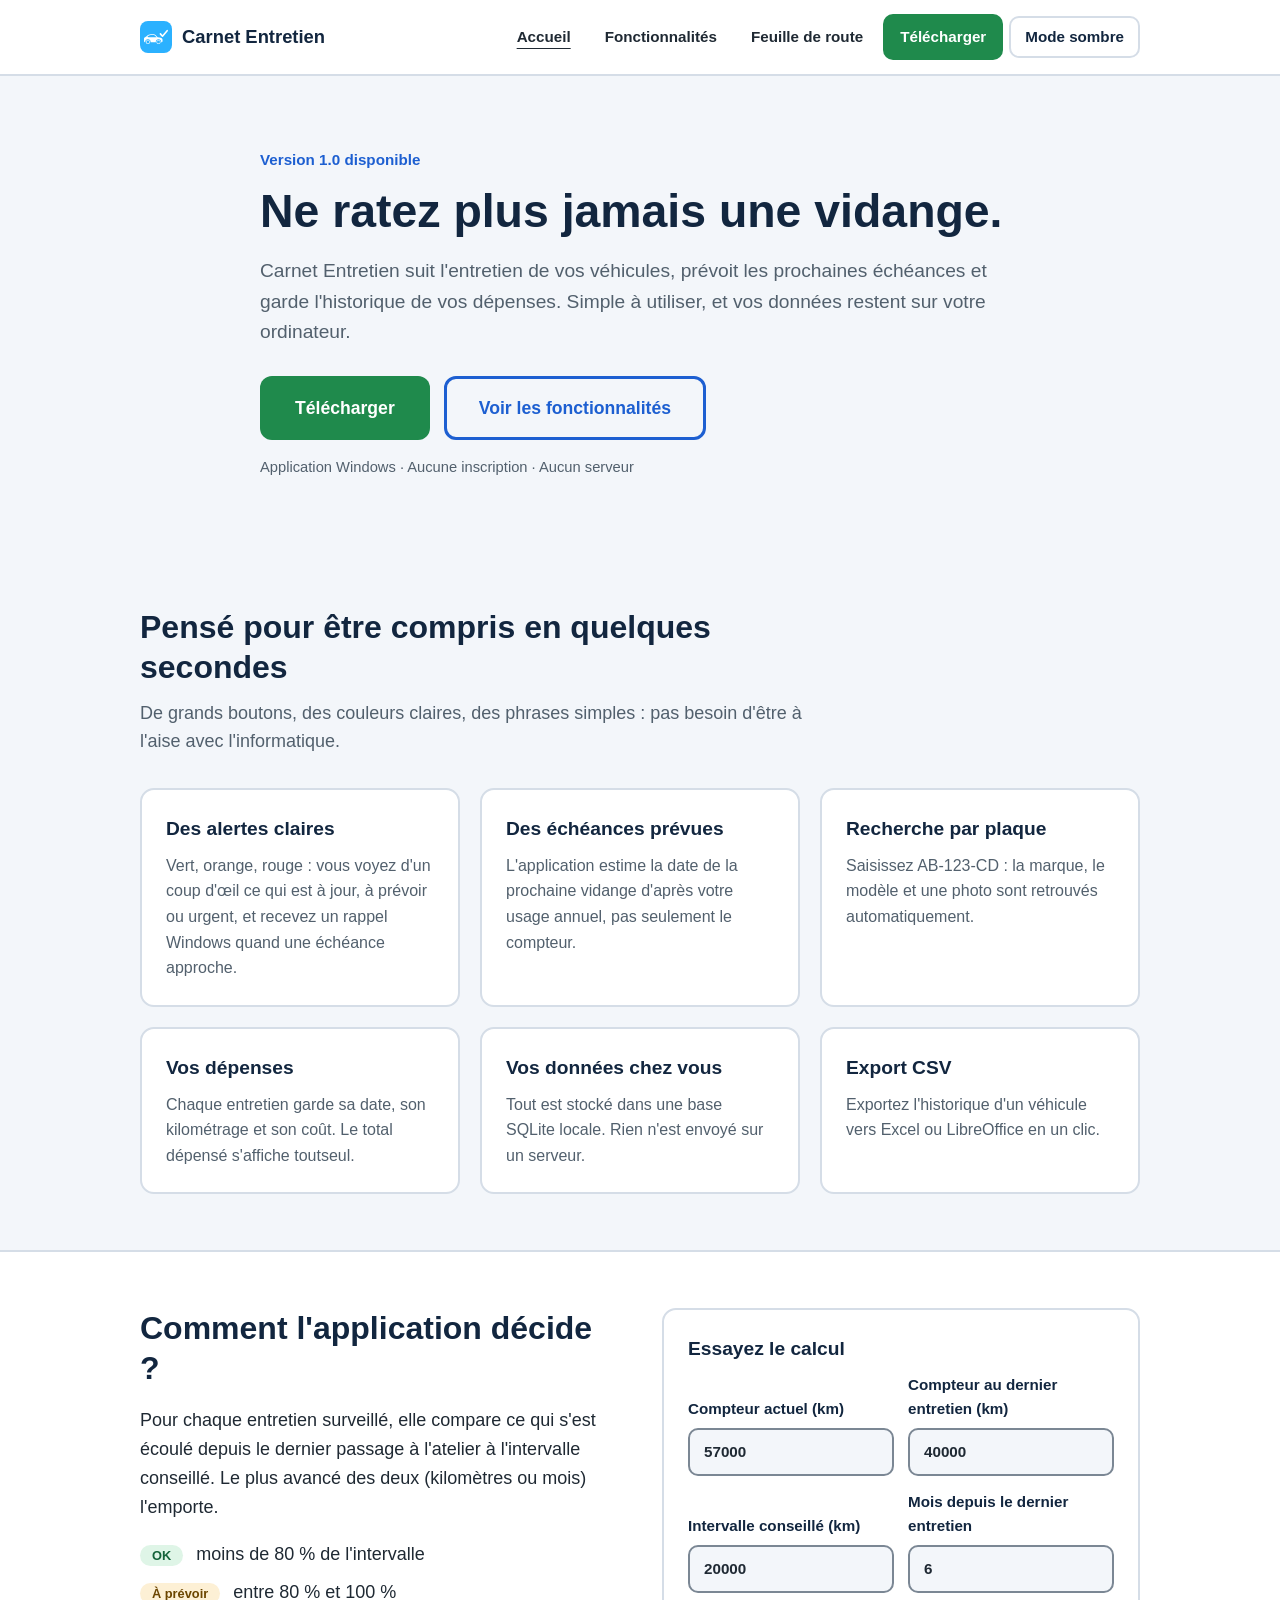
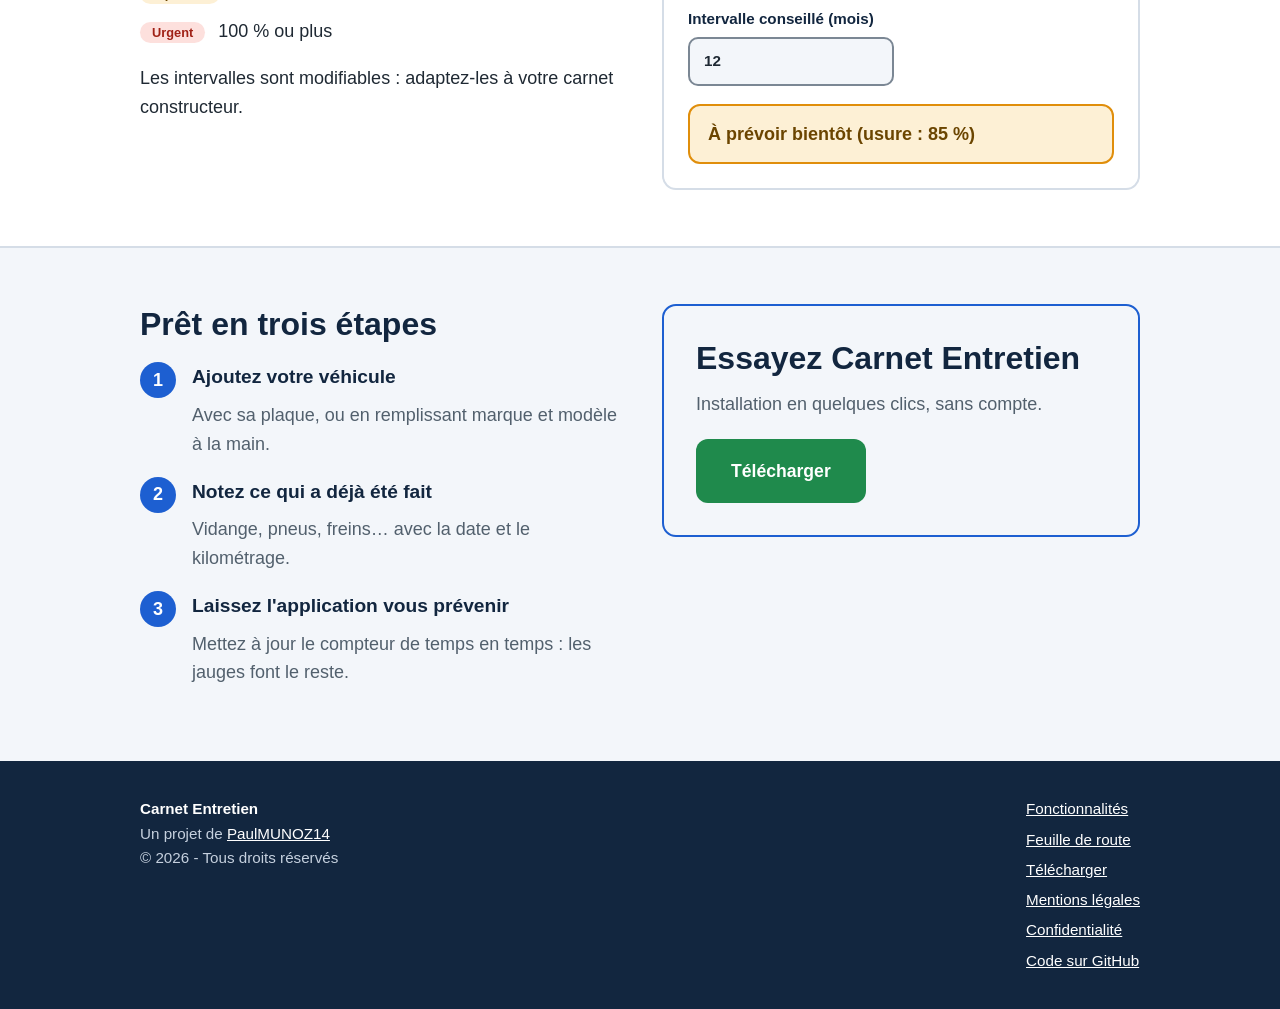
<file: web/index.html>
<!DOCTYPE html>
<html lang="fr">

<head>
    <meta charset="UTF-8">
    <meta name="viewport" content="width=device-width, initial-scale=1">
    <title>Carnet Entretien - Suivez l'entretien de vos véhicules</title>
    <meta name="description" content="Carnet Entretien est une application de bureau pour suivre l'entretien de vos véhicules : échéances, historique, dépenses. Vos données restent sur votre ordinateur.">
    <meta property="og:title" content="Carnet Entretien">
    <meta property="og:description" content="Ne ratez plus jamais une vidange. Application de bureau simple, locale et sans serveur.">
    <meta property="og:type" content="website">
    <meta name="color-scheme" content="light dark">
    <link rel="icon" href="assets/logo.svg" type="image/svg+xml">
    <link rel="icon" href="assets/favicon.ico" sizes="any">
    <link rel="apple-touch-icon" href="assets/apple-touch-icon.png">
    <link rel="stylesheet" href="css/style.mini.css">
    <script src="js/script.mini.js" defer></script>
</head>

<body>
    <a class="lien-evitement" href="#contenu">Aller au contenu</a>

    <header class="entete">
        <div class="conteneur">
            <a class="logo" href="index.html"><img src="assets/logo.svg" alt="" width="32" height="32"> Carnet Entretien</a>
            <button class="burger" aria-label="Ouvrir le menu" aria-controls="nav" aria-expanded="false">Menu</button>
            <nav class="nav" id="nav" aria-label="Navigation principale">
                <a href="index.html" aria-current="page">Accueil</a>
                <a href="pages/fonctionnalites.html">Fonctionnalités</a>
                <a href="pages/feuille-de-route.html">Feuille de route</a>
                <a href="pages/telecharger.html" class="btn btn-succes btn-petit">Télécharger</a>
                <button type="button" class="theme" data-theme-toggle>Mode sombre</button>
            </nav>
        </div>
    </header>

    <main id="contenu">
        <div class="heros">
            <div class="conteneur">
                <p class="pastille">Version 1.0 disponible</p>
                <h1>Ne ratez plus jamais une vidange.</h1>
                <p class="chapeau">Carnet Entretien suit l'entretien de vos véhicules, prévoit les prochaines échéances
                    et garde l'historique de vos dépenses. Simple à utiliser, et vos données restent sur votre
                    ordinateur.</p>
                <div class="actions">
                    <a class="btn btn-succes btn-grand" href="pages/telecharger.html">Télécharger</a>
                    <a class="btn btn-contour btn-grand" href="pages/fonctionnalites.html">Voir les fonctionnalités</a>
                </div>
                <p class="note">Application Windows · Aucune inscription · Aucun serveur</p>
            </div>
        </div>

        <section>
            <div class="conteneur">
                <div class="titre-section">
                    <h2>Pensé pour être compris en quelques secondes</h2>
                    <p>De grands boutons, des couleurs claires, des phrases simples : pas besoin d'être à l'aise avec l'informatique.</p>
                </div>
                <div class="grille">
                    <article class="carte">
                        <h3>Des alertes claires</h3>
                        <p>Vert, orange, rouge : vous voyez d'un coup d'œil ce qui est à jour, à prévoir ou urgent, et recevez un rappel Windows quand une échéance approche.</p>
                    </article>
                    <article class="carte">
                        <h3>Des échéances prévues</h3>
                        <p>L'application estime la date de la prochaine vidange d'après votre usage annuel, pas seulement le compteur.</p>
                    </article>
                    <article class="carte">
                        <h3>Recherche par plaque</h3>
                        <p>Saisissez AB-123-CD : la marque, le modèle et une photo sont retrouvés automatiquement.</p>
                    </article>
                    <article class="carte">
                        <h3>Vos dépenses</h3>
                        <p>Chaque entretien garde sa date, son kilométrage et son coût. Le total dépensé s'affiche toutseul.</p>
                    </article>
                    <article class="carte">
                        <h3>Vos données chez vous</h3>
                        <p>Tout est stocké dans une base SQLite locale. Rien n'est envoyé sur un serveur.</p>
                    </article>
                    <article class="carte">
                        <h3>Export CSV</h3>
                        <p>Exportez l'historique d'un véhicule vers Excel ou LibreOffice en un clic.</p>
                    </article>
                </div>
            </div>
        </section>

        <section class="section-claire">
            <div class="conteneur deux-col">
                <div>
                    <h2>Comment l'application décide ?</h2>
                    <p>Pour chaque entretien surveillé, elle compare ce qui s'est écoulé depuis le dernier passage à l'atelier à l'intervalle conseillé. Le plus avancé des deux (kilomètres ou mois) l'emporte.</p>
                    <ul class="seuils">
                        <li><span class="badge ok">OK</span> moins de 80 % de l'intervalle</li>
                        <li><span class="badge prevoir">À prévoir</span> entre 80 % et 100 %</li>
                        <li><span class="badge urgent">Urgent</span> 100 % ou plus</li>
                    </ul>
                    <p>Les intervalles sont modifiables : adaptez-les à votre carnet constructeur.</p>
                </div>

                <div class="carte">
                    <h3>Essayez le calcul</h3>
                    <form id="simulateur">
                        <div class="champs">
                            <label>Compteur actuel (km)<input name="kmActuel" type="text" inputmode="numeric" pattern="[0-9]*" maxlength="7" autocomplete="off" value="57000"></label>
                            <label>Compteur au dernier entretien (km)<input name="kmDernier" type="text" inputmode="numeric" pattern="[0-9]*" maxlength="7" autocomplete="off" value="40000"></label>
                            <label>Intervalle conseillé (km)<input name="intervKm" type="text" inputmode="numeric" pattern="[0-9]*" maxlength="7" autocomplete="off" value="20000"></label>
                            <label>Mois depuis le dernier entretien<input name="mois" type="text" inputmode="numeric" pattern="[0-9]*" maxlength="7" autocomplete="off" value="6"></label>
                            <label>Intervalle conseillé (mois)<input name="intervMois" type="text" inputmode="numeric" pattern="[0-9]*" maxlength="7" autocomplete="off" value="12"></label>
                        </div>
                        <div id="simu-resultat" class="bandeau" role="status" aria-live="polite"></div>
                    </form>
                </div>
            </div>
        </section>

        <section>
            <div class="conteneur deux-col">
                <div>
                    <h2>Prêt en trois étapes</h2>
                    <ol class="etapes">
                        <li>
                            <div>
                                <h3>Ajoutez votre véhicule</h3>
                                <p>Avec sa plaque, ou en remplissant marque et modèle à la main.</p>
                            </div>
                        </li>
                        <li>
                            <div>
                                <h3>Notez ce qui a déjà été fait</h3>
                                <p>Vidange, pneus, freins… avec la date et le kilométrage.</p>
                            </div>
                        </li>
                        <li>
                            <div>
                                <h3>Laissez l'application vous prévenir</h3>
                                <p>Mettez à jour le compteur de temps en temps : les jauges font le reste.</p>
                            </div>
                        </li>
                    </ol>
                </div>
                <div class="carte-bleu">
                    <h2>Essayez Carnet Entretien</h2>
                    <p>Installation en quelques clics, sans compte.</p>
                    <a class="btn btn-succes btn-grand" href="pages/telecharger.html">Télécharger</a>
                </div>
            </div>
        </section>
    </main>

    <footer class="pied">
        <div class="conteneur">
            <div>
                <strong>Carnet Entretien</strong><br>
                Un projet de <a href="https://github.com/PaulMUNOZ14">PaulMUNOZ14</a><br>
                © 2026 - Tous droits réservés
            </div>
            <ul>
                <li><a href="pages/fonctionnalites.html">Fonctionnalités</a></li>
                <li><a href="pages/feuille-de-route.html">Feuille de route</a></li>
                <li><a href="pages/telecharger.html">Télécharger</a></li>
                <li><a href="pages/mentions-legales.html">Mentions légales</a></li>
                <li><a href="pages/confidentialite.html">Confidentialité</a></li>
                <li><a href="https://github.com/PaulMUNOZ14/CarnetEntretien">Code sur GitHub</a></li>
            </ul>
        </div>
    </footer>
</body>

</html>
</file>
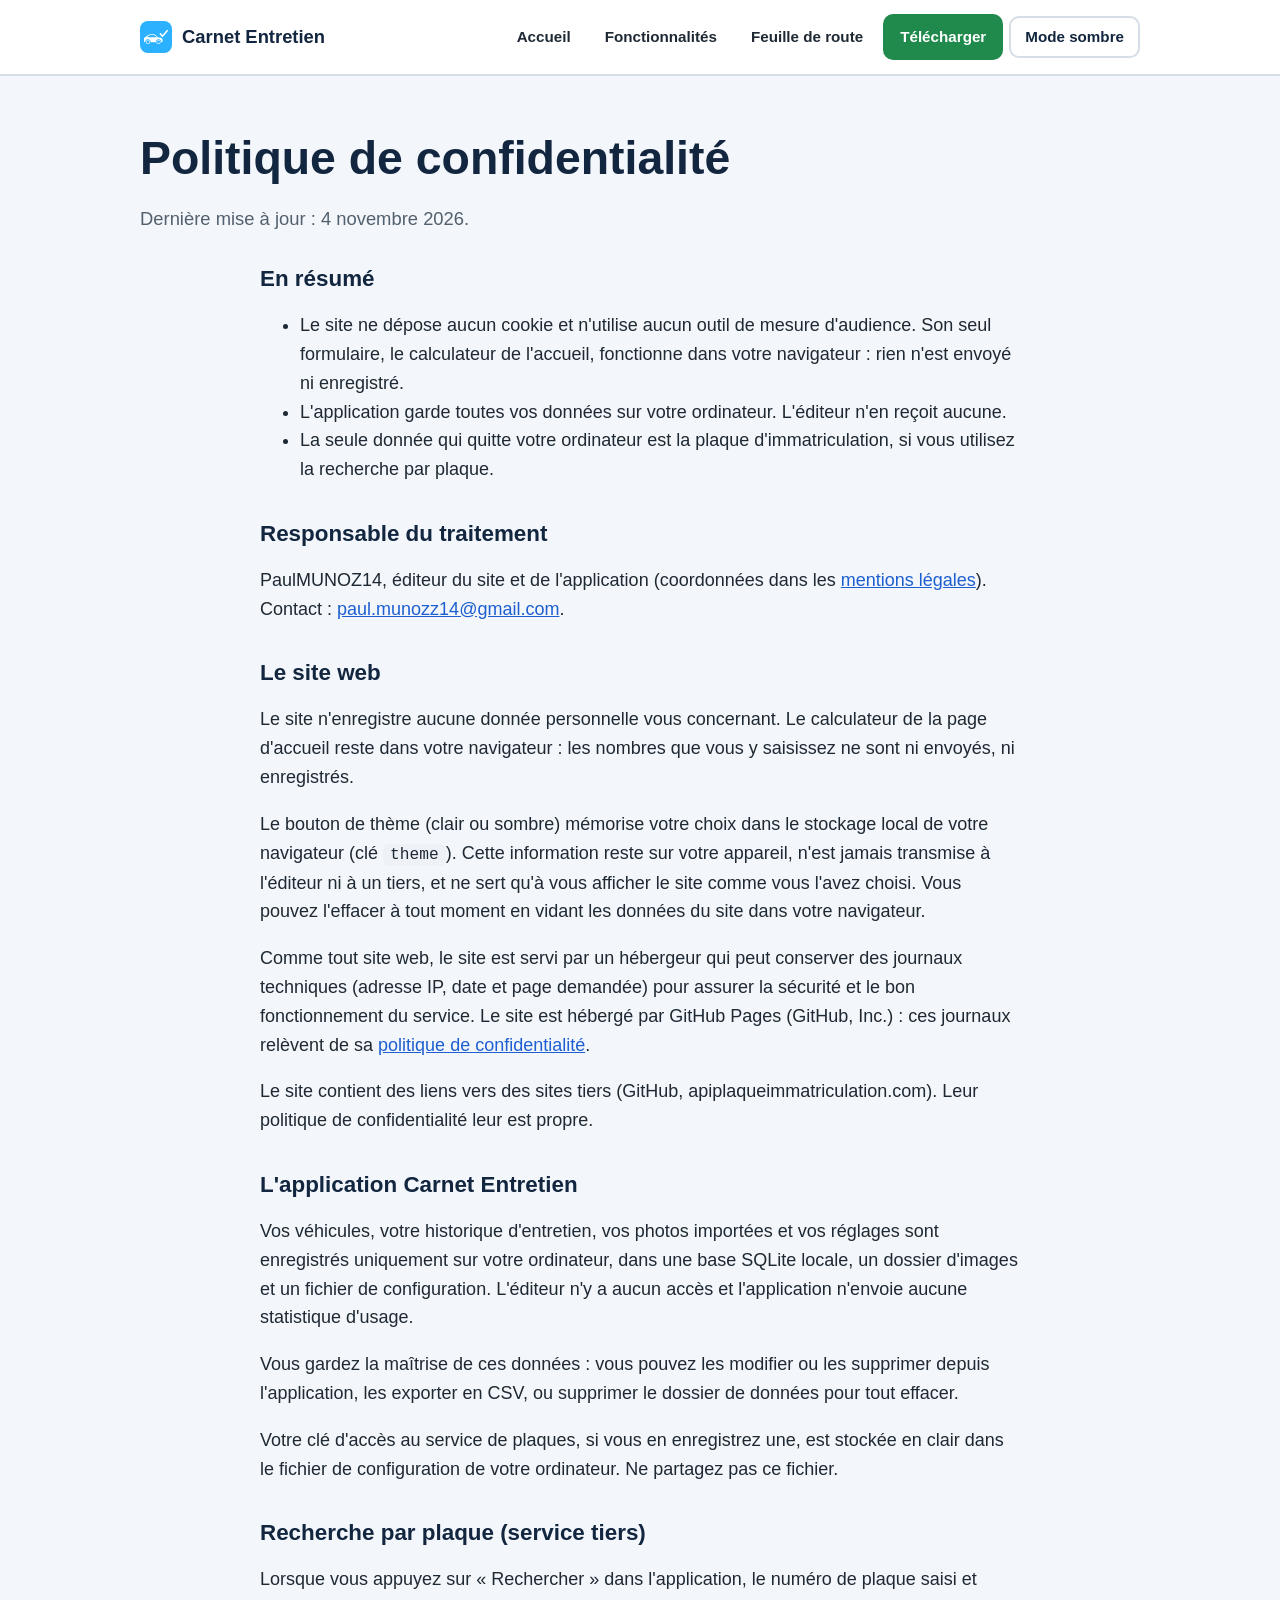
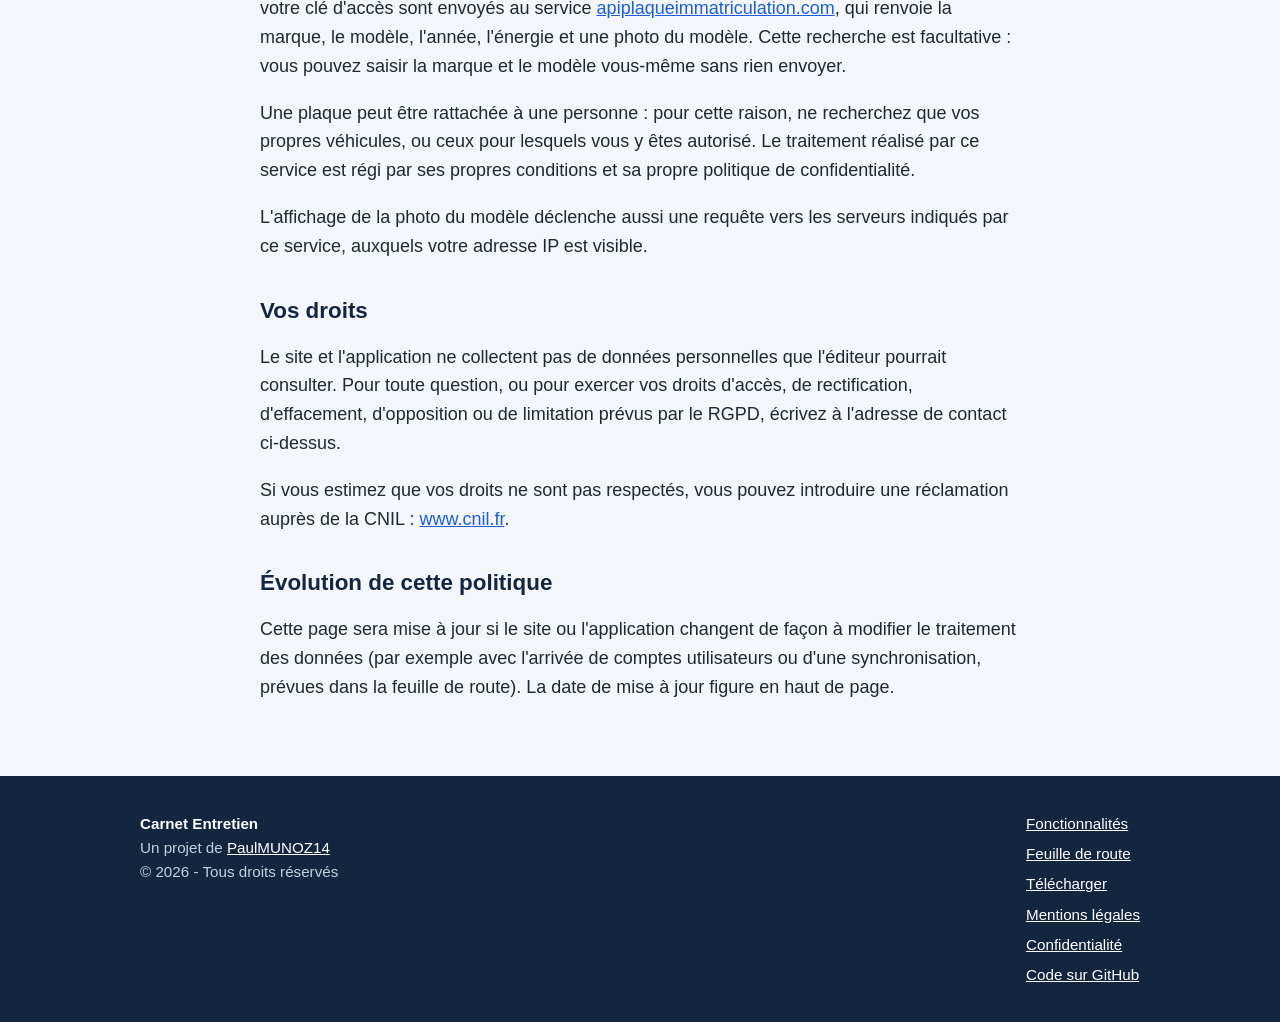
<file: web/pages/confidentialite.html>
<!DOCTYPE html>
<html lang="fr">

<head>
  <meta charset="UTF-8">
  <meta name="viewport" content="width=device-width, initial-scale=1">
  <title>Politique de confidentialité - Carnet Entretien</title>
  <meta name="description" content="Politique de confidentialité de Carnet Entretien : ce que le site et l'application font (ou ne font pas) de vos données.">
  <meta name="color-scheme" content="light dark">
  <link rel="stylesheet" href="../css/style.mini.css">
  <script src="../js/script.mini.js" defer></script>
</head>

<body>
  <a class="lien-evitement" href="#contenu">Aller au contenu</a>

  <header class="entete">
    <div class="conteneur">
      <a class="logo" href="../index.html"><img src="../assets/logo.svg" alt="" width="32" height="32"> Carnet Entretien</a>
      <button class="burger" aria-label="Ouvrir le menu" aria-controls="nav" aria-expanded="false">Menu</button>
      <nav class="nav" id="nav" aria-label="Navigation principale">
        <a href="../index.html">Accueil</a>
        <a href="fonctionnalites.html">Fonctionnalités</a>
        <a href="feuille-de-route.html">Feuille de route</a>
        <a href="telecharger.html" class="btn btn-succes btn-petit">Télécharger</a>
        <button type="button" class="theme" data-theme-toggle>Mode sombre</button>
      </nav>
    </div>
  </header>

  <main id="contenu">
    <div class="conteneur page-titre">
      <h1>Politique de confidentialité</h1>
      <p>Dernière mise à jour : 4 novembre 2026.</p>
    </div>

    <section class="section-haut">
      <div class="conteneur texte-long">

        <h2>En résumé</h2>
        <ul>
          <li>Le site ne dépose aucun cookie et n'utilise aucun outil de mesure d'audience. Son seul formulaire, le
            calculateur de l'accueil, fonctionne dans votre navigateur : rien n'est envoyé ni enregistré.</li>
          <li>L'application garde toutes vos données sur votre ordinateur. L'éditeur n'en reçoit aucune.</li>
          <li>La seule donnée qui quitte votre ordinateur est la plaque d'immatriculation, si vous utilisez la recherche
            par plaque.</li>
        </ul>

        <h2>Responsable du traitement</h2>
        <p>PaulMUNOZ14, éditeur du site et de l'application (coordonnées dans les <a
            href="mentions-legales.html">mentions légales</a>). Contact : <a
            href="mailto:paul.munozz14@gmail.com">paul.munozz14@gmail.com</a>.</p>

        <h2>Le site web</h2>
        <p>Le site n'enregistre aucune donnée personnelle vous concernant. Le calculateur de la page d'accueil reste
          dans votre navigateur : les nombres que vous y saisissez ne sont ni envoyés, ni enregistrés.</p>
        <p>Le bouton de thème (clair ou sombre) mémorise votre choix dans le stockage local de votre navigateur (clé
          <code>theme</code>). Cette information reste sur votre appareil, n'est jamais transmise à l'éditeur ni à un
          tiers, et ne sert qu'à vous afficher le site comme vous l'avez choisi. Vous pouvez l'effacer à tout moment en
          vidant les données du site dans votre navigateur.</p>
        <p>Comme tout site web, le site est servi par un hébergeur qui peut conserver des journaux techniques (adresse
          IP, date et page demandée) pour assurer la sécurité et le bon fonctionnement du service. Le site est hébergé
          par GitHub Pages (GitHub, Inc.) : ces journaux relèvent de sa
          <a href="https://docs.github.com/en/site-policy/privacy-policies/github-general-privacy-statement">politique de confidentialité</a>.</p>
        <p>Le site contient des liens vers des sites tiers (GitHub, apiplaqueimmatriculation.com). Leur politique de
          confidentialité leur est propre.</p>

        <h2>L'application Carnet Entretien</h2>
        <p>Vos véhicules, votre historique d'entretien, vos photos importées et vos réglages sont enregistrés uniquement
          sur votre ordinateur, dans une base SQLite locale, un dossier d'images et un fichier de configuration.
          L'éditeur n'y a aucun accès et l'application n'envoie aucune statistique d'usage.</p>
        <p>Vous gardez la maîtrise de ces données : vous pouvez les modifier ou les supprimer depuis l'application, les
          exporter en CSV, ou supprimer le dossier de données pour tout effacer.</p>
        <p>Votre clé d'accès au service de plaques, si vous en enregistrez une, est stockée en clair dans le fichier de
          configuration de votre ordinateur. Ne partagez pas ce fichier.</p>

        <h2>Recherche par plaque (service tiers)</h2>
        <p>Lorsque vous appuyez sur « Rechercher » dans l'application, le numéro de plaque saisi et votre clé d'accès
          sont envoyés au service <a href="https://apiplaqueimmatriculation.com">apiplaqueimmatriculation.com</a>, qui
          renvoie la marque, le modèle, l'année, l'énergie et une photo du modèle. Cette recherche est facultative :
          vous pouvez saisir la marque et le modèle vous-même sans rien envoyer.</p>
        <p>Une plaque peut être rattachée à une personne : pour cette raison, ne recherchez que vos propres véhicules,
          ou ceux pour lesquels vous y êtes autorisé. Le traitement réalisé par ce service est régi par ses propres
          conditions et sa propre politique de confidentialité.</p>
        <p>L'affichage de la photo du modèle déclenche aussi une requête vers les serveurs indiqués par ce service,
          auxquels votre adresse IP est visible.</p>

        <h2>Vos droits</h2>
        <p>Le site et l'application ne collectent pas de données personnelles que l'éditeur pourrait consulter. Pour
          toute question, ou pour exercer vos droits d'accès, de rectification, d'effacement, d'opposition ou de
          limitation prévus par le RGPD, écrivez à l'adresse de contact ci-dessus.</p>
        <p>Si vous estimez que vos droits ne sont pas respectés, vous pouvez introduire une réclamation auprès de la
          CNIL : <a href="https://www.cnil.fr">www.cnil.fr</a>.</p>

        <h2>Évolution de cette politique</h2>
        <p>Cette page sera mise à jour si le site ou l'application changent de façon à modifier le traitement des
          données (par exemple avec l'arrivée de comptes utilisateurs ou d'une synchronisation, prévues dans la feuille
          de route). La date de mise à jour figure en haut de page.</p>
      </div>
    </section>
  </main>

  <footer class="pied">
    <div class="conteneur">
      <div>
        <strong>Carnet Entretien</strong><br>
        Un projet de <a href="https://github.com/PaulMUNOZ14">PaulMUNOZ14</a><br>
        © 2026 - Tous droits réservés
      </div>
      <ul>
        <li><a href="fonctionnalites.html">Fonctionnalités</a></li>
        <li><a href="feuille-de-route.html">Feuille de route</a></li>
        <li><a href="telecharger.html">Télécharger</a></li>
        <li><a href="mentions-legales.html">Mentions légales</a></li>
        <li><a href="confidentialite.html">Confidentialité</a></li>
        <li><a href="https://github.com/PaulMUNOZ14/CarnetEntretien">Code sur GitHub</a></li>
      </ul>
    </div>
  </footer>
</body>

</html>
</file>
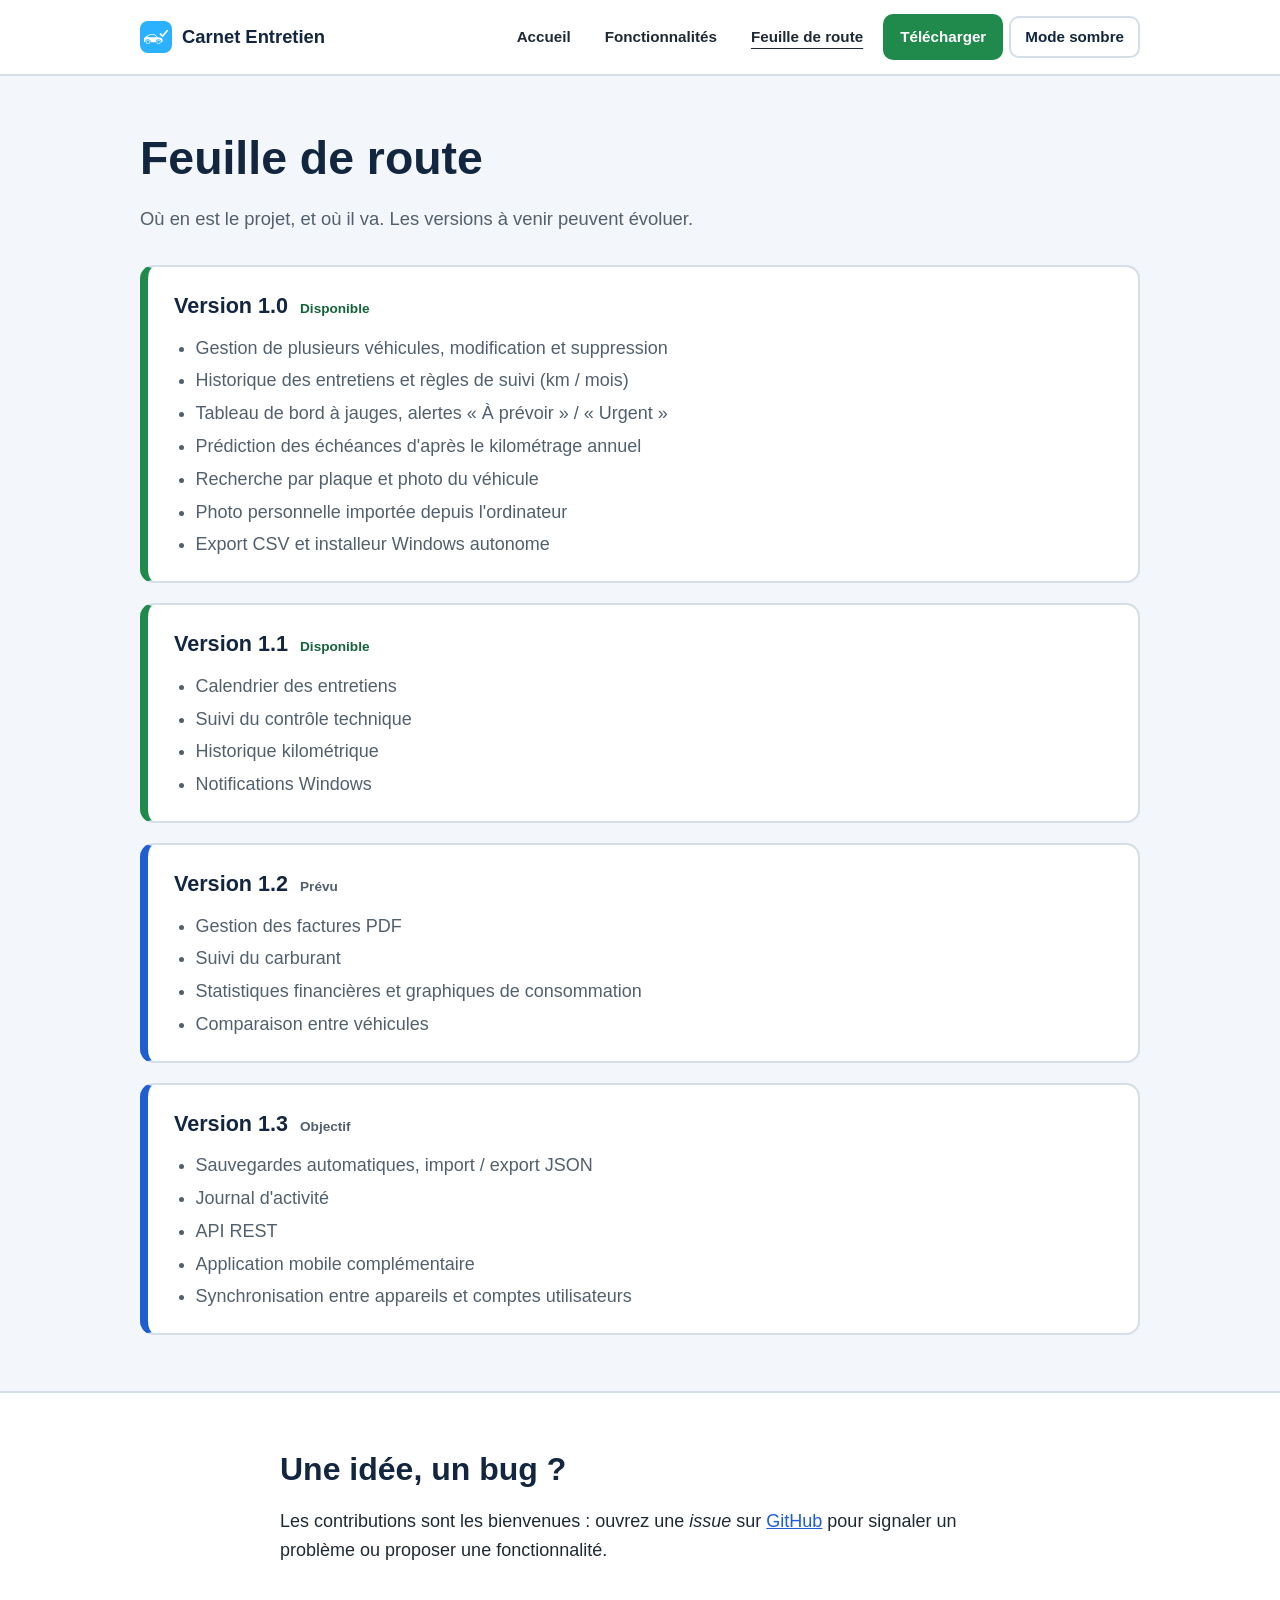
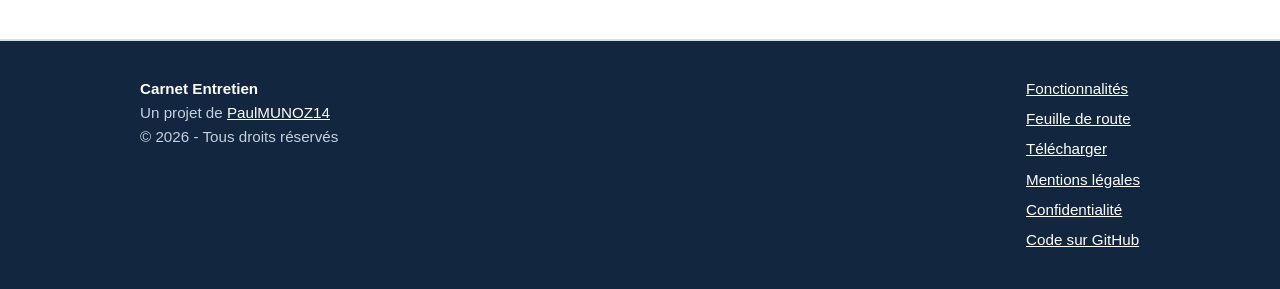
<file: web/pages/feuille-de-route.html>
<!DOCTYPE html>
<html lang="fr">

<head>
  <meta charset="UTF-8">
  <meta name="viewport" content="width=device-width, initial-scale=1">
  <title>Feuille de route - Carnet Entretien</title>
  <meta name="description" content="La feuille de route de Carnet Entretien : ce qui est fait en versions 1.0 et 1.1, et ce qui arrive en 1.2 et 1.3.">
  <meta name="color-scheme" content="light dark">
  <link rel="stylesheet" href="../css/style.mini.css">
  <script src="../js/script.mini.js" defer></script>
</head>

<body>
  <a class="lien-evitement" href="#contenu">Aller au contenu</a>

  <header class="entete">
    <div class="conteneur">
      <a class="logo" href="../index.html"><img src="../assets/logo.svg" alt="" width="32" height="32"> Carnet Entretien</a>
      <button class="burger" aria-label="Ouvrir le menu" aria-controls="nav" aria-expanded="false">Menu</button>
      <nav class="nav" id="nav" aria-label="Navigation principale">
        <a href="../index.html">Accueil</a>
        <a href="fonctionnalites.html">Fonctionnalités</a>
        <a href="feuille-de-route.html" aria-current="page">Feuille de route</a>
        <a href="telecharger.html" class="btn btn-succes btn-petit">Télécharger</a>
        <button type="button" class="theme" data-theme-toggle>Mode sombre</button>
      </nav>
    </div>
  </header>

  <main id="contenu">
    <div class="conteneur page-titre">
      <h1>Feuille de route</h1>
      <p>Où en est le projet, et où il va. Les versions à venir peuvent évoluer.</p>
    </div>

    <section class="section-haut">
      <div class="conteneur frise">

        <article class="version faite">
          <header>
            <h3>Version 1.0</h3><span class="etat faite">Disponible</span>
          </header>
          <ul>
            <li>Gestion de plusieurs véhicules, modification et suppression</li>
            <li>Historique des entretiens et règles de suivi (km / mois)</li>
            <li>Tableau de bord à jauges, alertes « À prévoir » / « Urgent »</li>
            <li>Prédiction des échéances d'après le kilométrage annuel</li>
            <li>Recherche par plaque et photo du véhicule</li>
            <li>Photo personnelle importée depuis l'ordinateur</li>
            <li>Export CSV et installeur Windows autonome</li>
          </ul>
        </article>

        <article class="version faite">
          <header>
            <h3>Version 1.1</h3><span class="etat faite">Disponible</span>
          </header>
          <ul>
            <li>Calendrier des entretiens</li>
            <li>Suivi du contrôle technique</li>
            <li>Historique kilométrique</li>
            <li>Notifications Windows</li>
          </ul>
        </article>

        <article class="version">
          <header>
            <h3>Version 1.2</h3><span class="etat plus">Prévu</span>
          </header>
          <ul>
            <li>Gestion des factures PDF</li>
            <li>Suivi du carburant</li>
            <li>Statistiques financières et graphiques de consommation</li>
            <li>Comparaison entre véhicules</li>
          </ul>
        </article>

        <article class="version">
          <header>
            <h3>Version 1.3</h3><span class="etat plus">Objectif</span>
          </header>
          <ul>
            <li>Sauvegardes automatiques, import / export JSON</li>
            <li>Journal d'activité</li>
            <li>API REST</li>
            <li>Application mobile complémentaire</li>
            <li>Synchronisation entre appareils et comptes utilisateurs</li>
          </ul>
        </article>
      </div>
    </section>

    <section class="section-claire">
      <div class="conteneur conteneur-720">
        <h2>Une idée, un bug ?</h2>
        <p>Les contributions sont les bienvenues : ouvrez une <em>issue</em> sur <a href="https://github.com/PaulMUNOZ14/CarnetEntretien">GitHub</a> pour signaler un problème ou proposer une fonctionnalité.</p>
      </div>
    </section>
  </main>

  <footer class="pied">
    <div class="conteneur">
      <div>
        <strong>Carnet Entretien</strong><br>
        Un projet de <a href="https://github.com/PaulMUNOZ14">PaulMUNOZ14</a><br>
        © 2026 - Tous droits réservés
      </div>
      <ul>
        <li><a href="fonctionnalites.html">Fonctionnalités</a></li>
        <li><a href="feuille-de-route.html">Feuille de route</a></li>
        <li><a href="telecharger.html">Télécharger</a></li>
        <li><a href="mentions-legales.html">Mentions légales</a></li>
        <li><a href="confidentialite.html">Confidentialité</a></li>
        <li><a href="https://github.com/PaulMUNOZ14/CarnetEntretien">Code sur GitHub</a></li>
      </ul>
    </div>
  </footer>
</body>

</html>
</file>
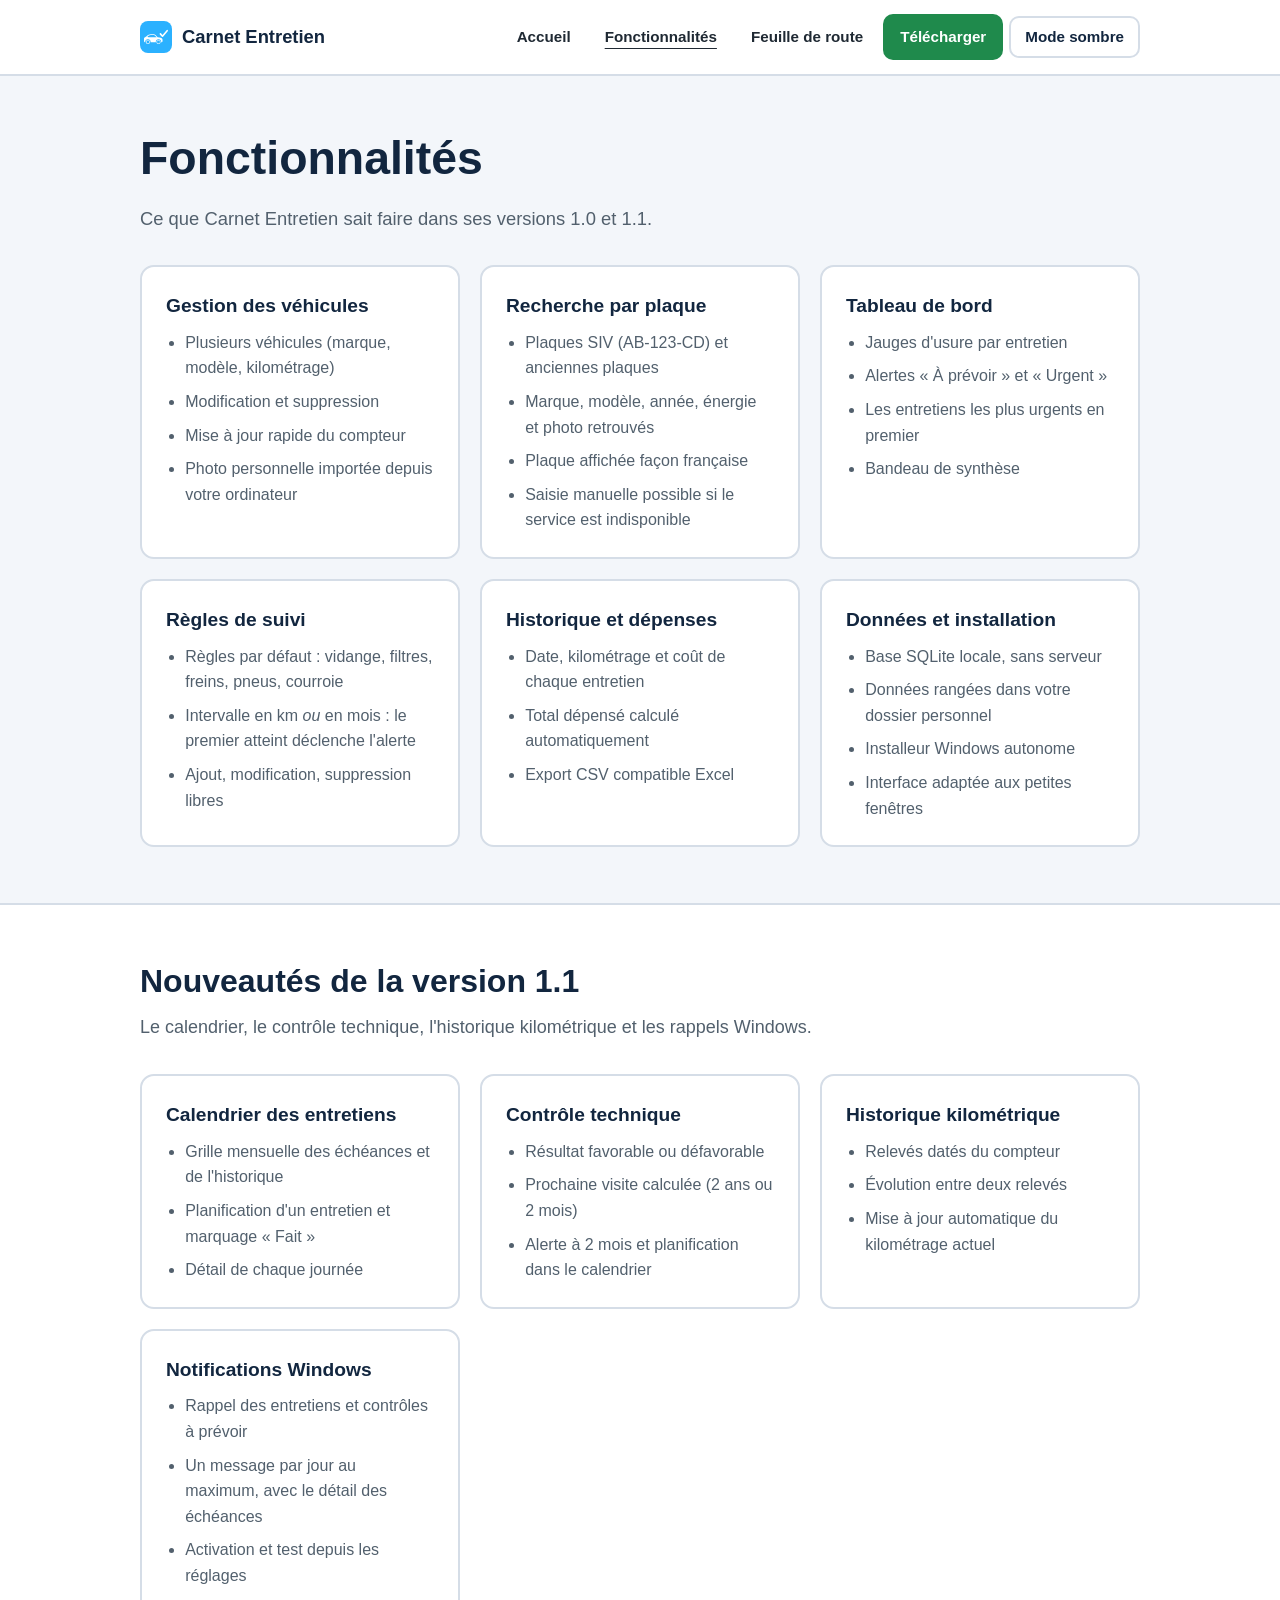
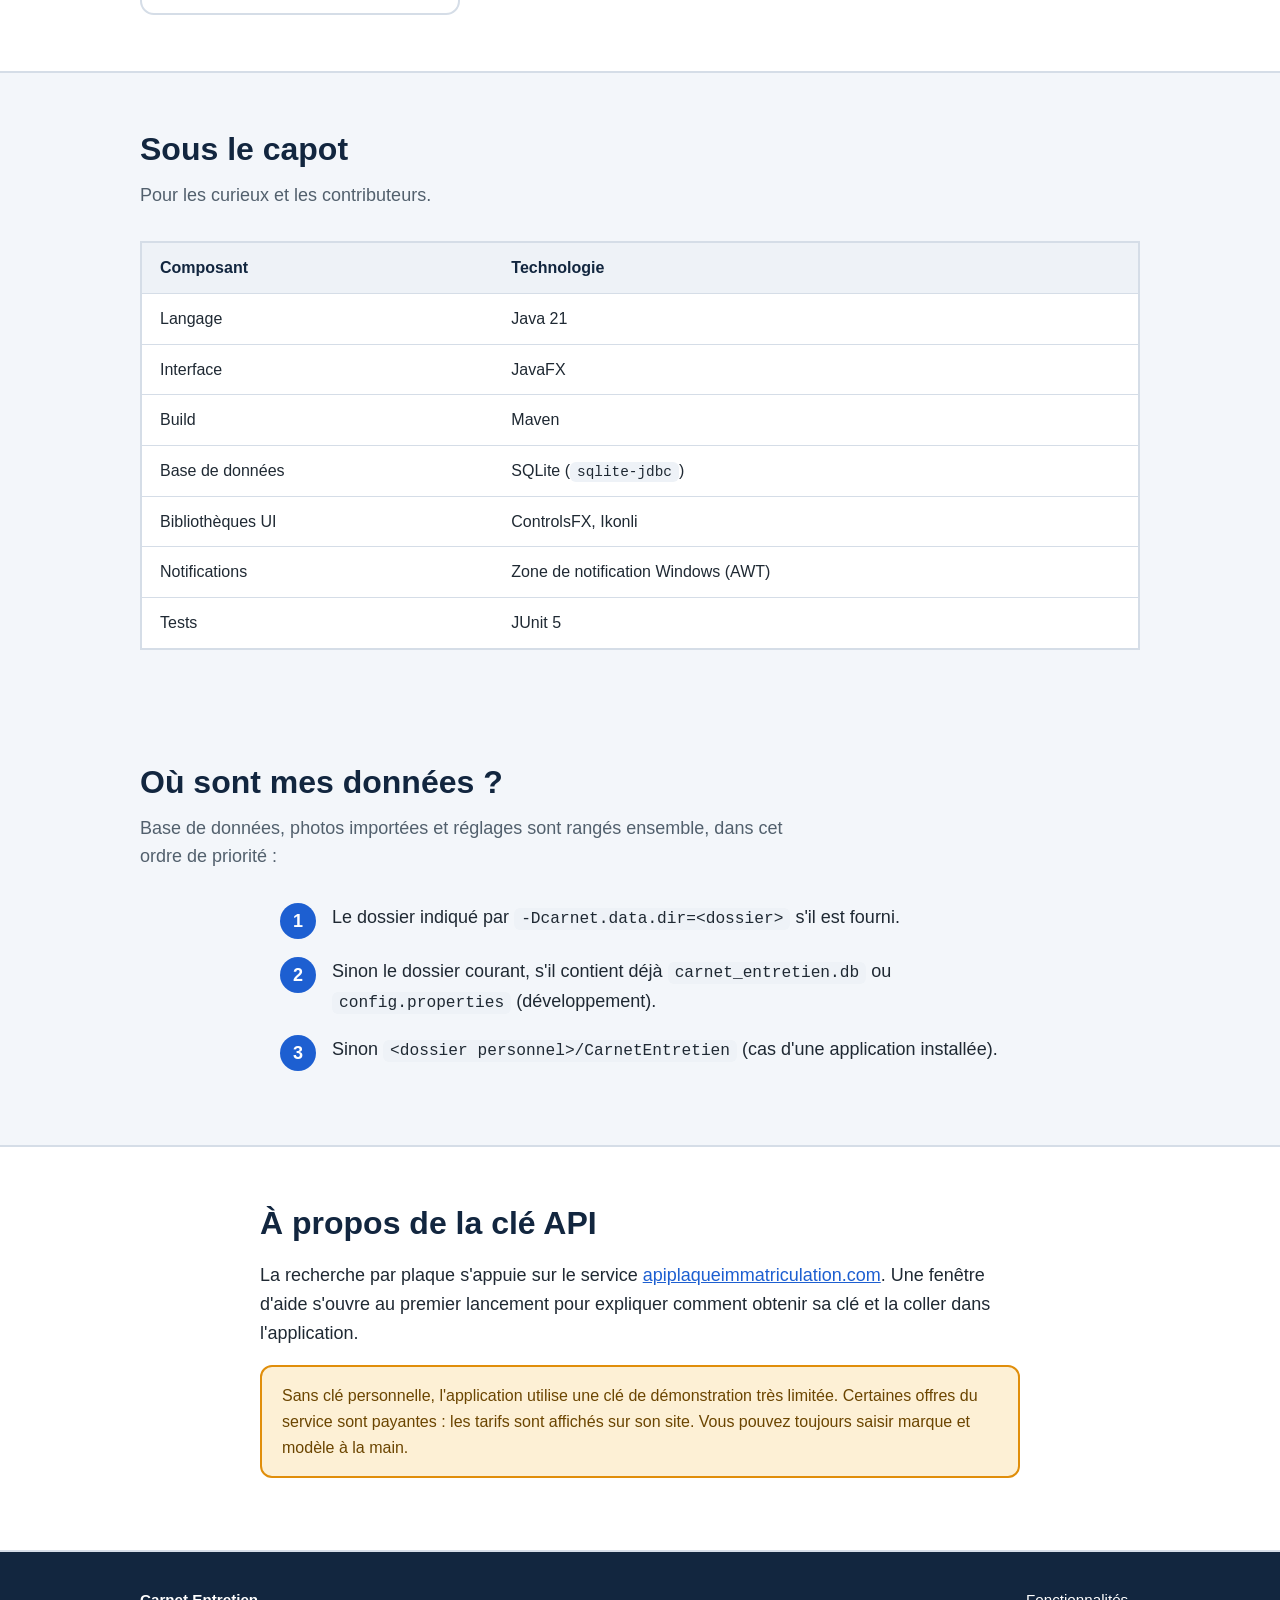
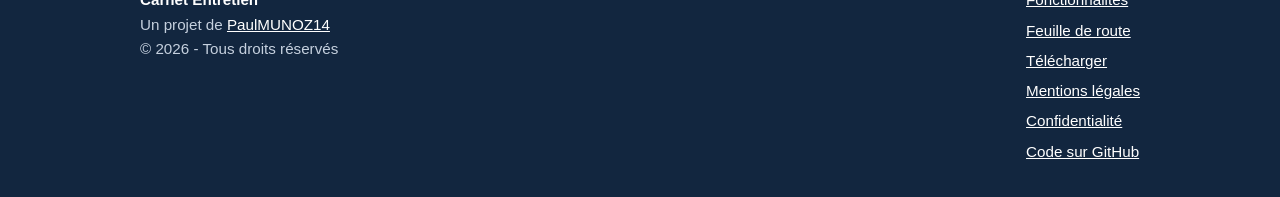
<file: web/pages/fonctionnalites.html>
<!DOCTYPE html>
<html lang="fr">

<head>
  <meta charset="UTF-8">
  <meta name="viewport" content="width=device-width, initial-scale=1">
  <title>Fonctionnalités - Carnet Entretien</title>
  <meta name="description" content="Toutes les fonctionnalités de Carnet Entretien : suivi multi-véhicules, jauges d'usure, recherche par plaque, historique, export CSV.">
  <meta name="color-scheme" content="light dark">
  <link rel="stylesheet" href="../css/style.mini.css">
  <script src="../js/script.mini.js" defer></script>
</head>

<body>
  <a class="lien-evitement" href="#contenu">Aller au contenu</a>

  <header class="entete">
    <div class="conteneur">
      <a class="logo" href="../index.html"><img src="../assets/logo.svg" alt="" width="32" height="32"> Carnet Entretien</a>
      <button class="burger" aria-label="Ouvrir le menu" aria-controls="nav" aria-expanded="false">Menu</button>
      <nav class="nav" id="nav" aria-label="Navigation principale">
        <a href="../index.html">Accueil</a>
        <a href="fonctionnalites.html" aria-current="page">Fonctionnalités</a>
        <a href="feuille-de-route.html">Feuille de route</a>
        <a href="telecharger.html" class="btn btn-succes btn-petit">Télécharger</a>
        <button type="button" class="theme" data-theme-toggle>Mode sombre</button>
      </nav>
    </div>
  </header>

  <main id="contenu">
    <div class="conteneur page-titre">
      <h1>Fonctionnalités</h1>
      <p>Ce que Carnet Entretien sait faire dans ses versions 1.0 et 1.1.</p>
    </div>

    <section class="section-haut">
      <div class="conteneur grille">
        <article class="carte">
          <h3>Gestion des véhicules</h3>
          <ul class="liste-fonctions">
            <li>Plusieurs véhicules (marque, modèle, kilométrage)</li>
            <li>Modification et suppression</li>
            <li>Mise à jour rapide du compteur</li>
            <li>Photo personnelle importée depuis votre ordinateur</li>
          </ul>
        </article>
        <article class="carte">
          <h3>Recherche par plaque</h3>
          <ul class="liste-fonctions">
            <li>Plaques SIV (AB-123-CD) et anciennes plaques</li>
            <li>Marque, modèle, année, énergie et photo retrouvés</li>
            <li>Plaque affichée façon française</li>
            <li>Saisie manuelle possible si le service est indisponible</li>
          </ul>
        </article>
        <article class="carte">
          <h3>Tableau de bord</h3>
          <ul class="liste-fonctions">
            <li>Jauges d'usure par entretien</li>
            <li>Alertes « À prévoir » et « Urgent »</li>
            <li>Les entretiens les plus urgents en premier</li>
            <li>Bandeau de synthèse</li>
          </ul>
        </article>
        <article class="carte">
          <h3>Règles de suivi</h3>
          <ul class="liste-fonctions">
            <li>Règles par défaut : vidange, filtres, freins, pneus, courroie</li>
            <li>Intervalle en km <em>ou</em> en mois : le premier atteint déclenche l'alerte</li>
            <li>Ajout, modification, suppression libres</li>
          </ul>
        </article>
        <article class="carte">
          <h3>Historique et dépenses</h3>
          <ul class="liste-fonctions">
            <li>Date, kilométrage et coût de chaque entretien</li>
            <li>Total dépensé calculé automatiquement</li>
            <li>Export CSV compatible Excel</li>
          </ul>
        </article>
        <article class="carte">
          <h3>Données et installation</h3>
          <ul class="liste-fonctions">
            <li>Base SQLite locale, sans serveur</li>
            <li>Données rangées dans votre dossier personnel</li>
            <li>Installeur Windows autonome</li>
            <li>Interface adaptée aux petites fenêtres</li>
          </ul>
        </article>
      </div>
    </section>

    <section class="section-claire">
      <div class="conteneur">
        <div class="titre-section">
          <h2>Nouveautés de la version 1.1</h2>
          <p>Le calendrier, le contrôle technique, l'historique kilométrique et les rappels Windows.</p>
        </div>
        <div class="grille">
          <article class="carte">
            <h3>Calendrier des entretiens</h3>
            <ul class="liste-fonctions">
              <li>Grille mensuelle des échéances et de l'historique</li>
              <li>Planification d'un entretien et marquage « Fait »</li>
              <li>Détail de chaque journée</li>
            </ul>
          </article>
          <article class="carte">
            <h3>Contrôle technique</h3>
            <ul class="liste-fonctions">
              <li>Résultat favorable ou défavorable</li>
              <li>Prochaine visite calculée (2 ans ou 2 mois)</li>
              <li>Alerte à 2 mois et planification dans le calendrier</li>
            </ul>
          </article>
          <article class="carte">
            <h3>Historique kilométrique</h3>
            <ul class="liste-fonctions">
              <li>Relevés datés du compteur</li>
              <li>Évolution entre deux relevés</li>
              <li>Mise à jour automatique du kilométrage actuel</li>
            </ul>
          </article>
          <article class="carte">
            <h3>Notifications Windows</h3>
            <ul class="liste-fonctions">
              <li>Rappel des entretiens et contrôles à prévoir</li>
              <li>Un message par jour au maximum, avec le détail des échéances</li>
              <li>Activation et test depuis les réglages</li>
            </ul>
          </article>
        </div>
      </div>
    </section>

    <section>
      <div class="conteneur">
        <div class="titre-section">
          <h2>Sous le capot</h2>
          <p>Pour les curieux et les contributeurs.</p>
        </div>
        <table class="tableau">
          <thead>
            <tr>
              <th>Composant</th>
              <th>Technologie</th>
            </tr>
          </thead>
          <tbody>
            <tr>
              <td>Langage</td>
              <td>Java 21</td>
            </tr>
            <tr>
              <td>Interface</td>
              <td>JavaFX</td>
            </tr>
            <tr>
              <td>Build</td>
              <td>Maven</td>
            </tr>
            <tr>
              <td>Base de données</td>
              <td>SQLite (<code>sqlite-jdbc</code>)</td>
            </tr>
            <tr>
              <td>Bibliothèques UI</td>
              <td>ControlsFX, Ikonli</td>
            </tr>
            <tr>
              <td>Notifications</td>
              <td>Zone de notification Windows (AWT)</td>
            </tr>
            <tr>
              <td>Tests</td>
              <td>JUnit 5</td>
            </tr>
          </tbody>
        </table>
      </div>
    </section>

    <section>
      <div class="conteneur">
        <div class="titre-section">
          <h2>Où sont mes données ?</h2>
          <p>Base de données, photos importées et réglages sont rangés ensemble, dans cet ordre de priorité :</p>
        </div>
        <ol class="etapes etapes-centre">
          <li>
            <!-- &lt; et &gt; sont utilisés pour représenter "<" et ">" sans créer de balise (pour que ce soit affiché)  -->
            <div>Le dossier indiqué par <code>-Dcarnet.data.dir=&lt;dossier&gt;</code> s'il est fourni.</div>
          </li>
          <li>
            <div>Sinon le dossier courant, s'il contient déjà <code>carnet_entretien.db</code> ou <code>config.properties</code> (développement).</div>
          </li>
          <li>
            <!-- &lt; et &gt; sont utilisés pour représenter "<" et ">" sans créer de balise (pour que ce soit affiché)  -->
            <div>Sinon <code>&lt;dossier personnel&gt;/CarnetEntretien</code> (cas d'une application installée).</div>
          </li>
        </ol>
      </div>
    </section>

    <section class="section-claire">
      <div class="conteneur conteneur-760">
        <h2>À propos de la clé API</h2>
        <p>La recherche par plaque s'appuie sur le service <a
            href="https://apiplaqueimmatriculation.com/obtenir_une_cle_api/">apiplaqueimmatriculation.com</a>. Une
          fenêtre d'aide s'ouvre au premier lancement pour expliquer comment obtenir sa clé et la coller dans
          l'application.</p>
        <p class="avertissement">Sans clé personnelle, l'application utilise une clé de démonstration très limitée.
          Certaines offres du service sont payantes : les tarifs sont affichés sur son site. Vous pouvez toujours saisir
          marque et modèle à la main.</p>
      </div>
    </section>
  </main>

  <footer class="pied">
    <div class="conteneur">
      <div>
        <strong>Carnet Entretien</strong><br>
        Un projet de <a href="https://github.com/PaulMUNOZ14">PaulMUNOZ14</a><br>
        © 2026 - Tous droits réservés
      </div>
      <ul>
        <li><a href="fonctionnalites.html">Fonctionnalités</a></li>
        <li><a href="feuille-de-route.html">Feuille de route</a></li>
        <li><a href="telecharger.html">Télécharger</a></li>
        <li><a href="mentions-legales.html">Mentions légales</a></li>
        <li><a href="confidentialite.html">Confidentialité</a></li>
        <li><a href="https://github.com/PaulMUNOZ14/CarnetEntretien">Code sur GitHub</a></li>
      </ul>
    </div>
  </footer>
</body>

</html>
</file>
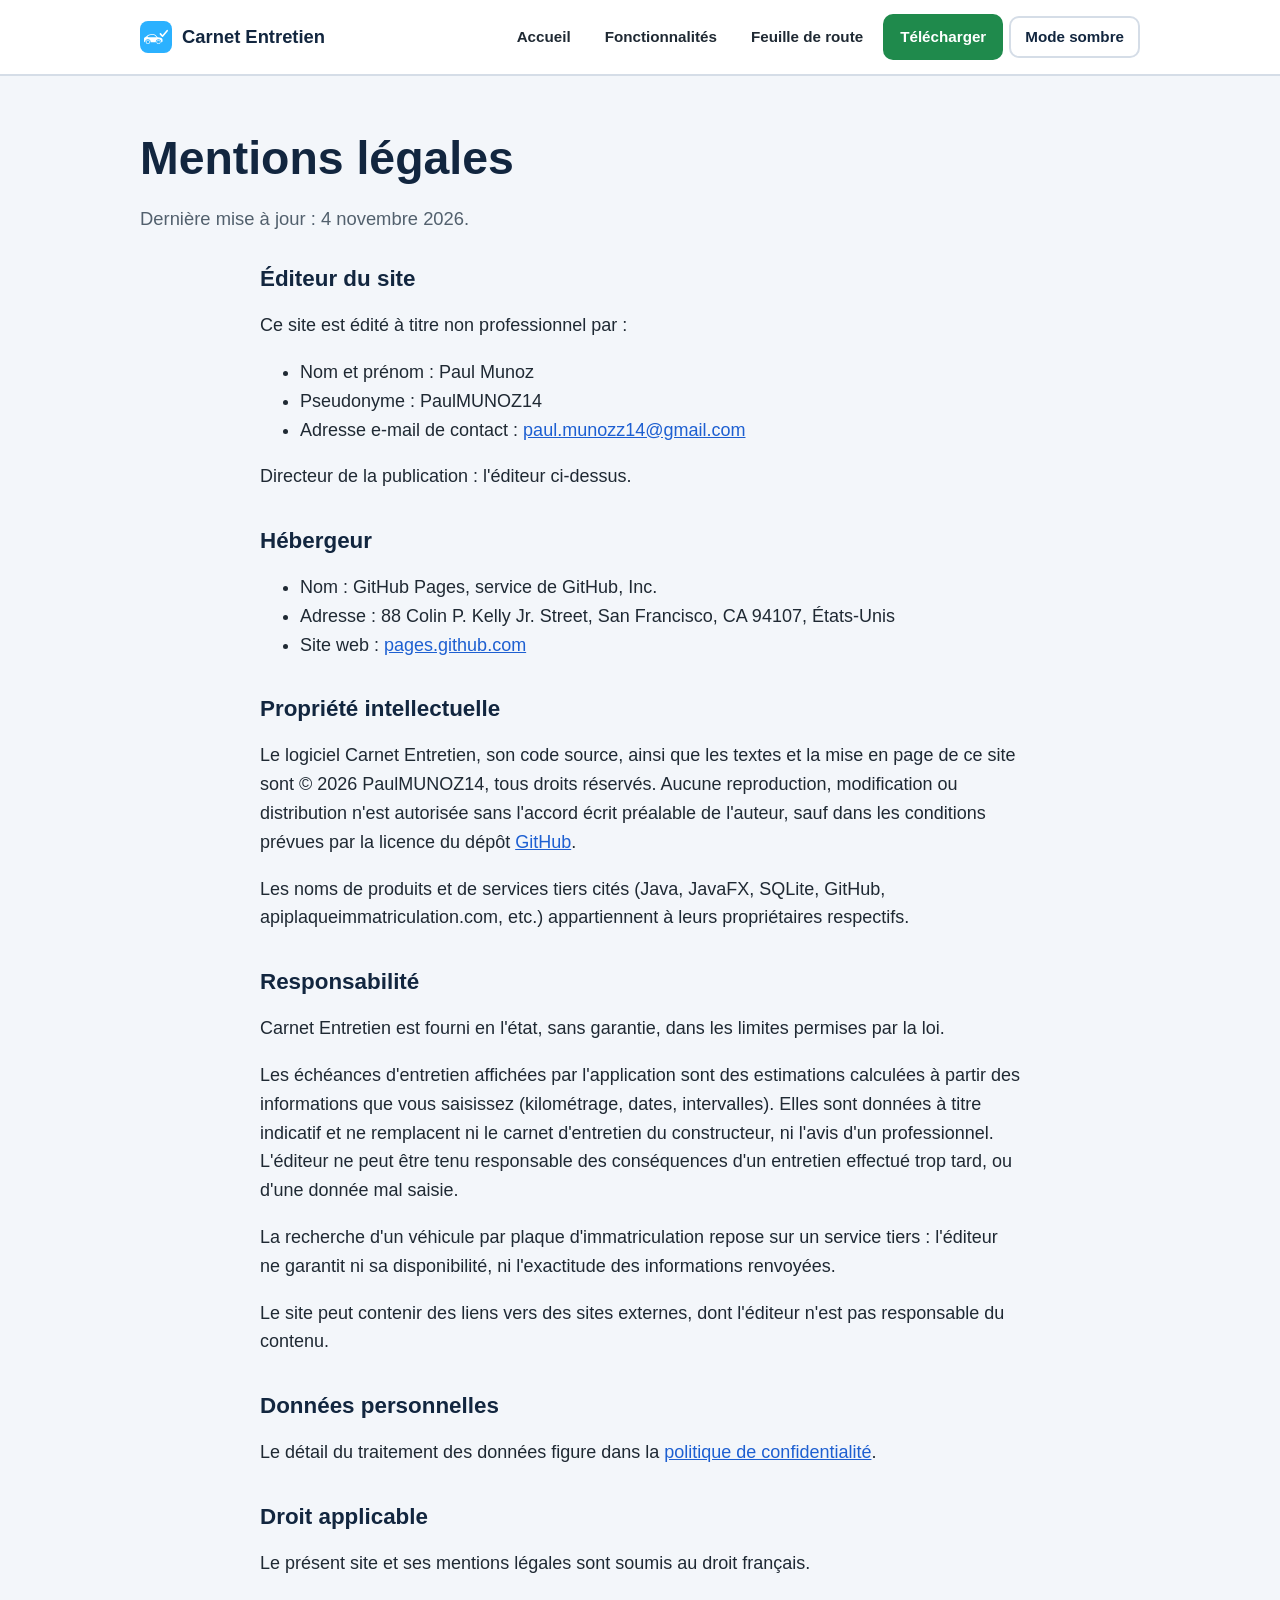
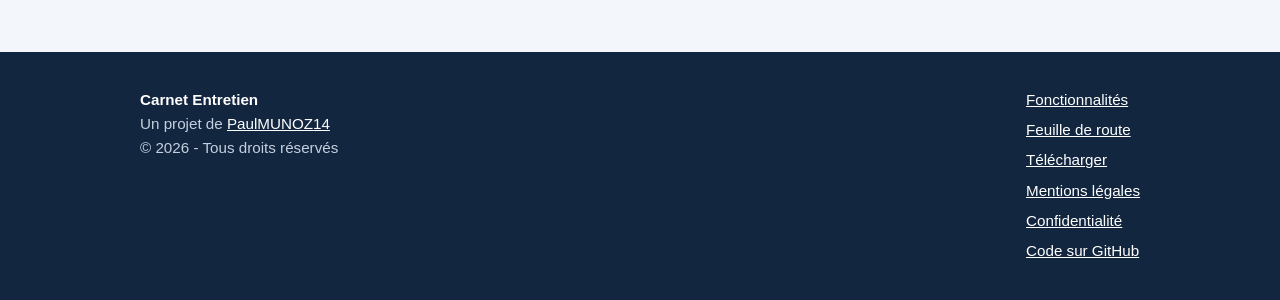
<file: web/pages/mentions-legales.html>
<!DOCTYPE html>
<html lang="fr">

<head>
  <meta charset="UTF-8">
  <meta name="viewport" content="width=device-width, initial-scale=1">
  <title>Mentions légales - Carnet Entretien</title>
  <meta name="description" content="Mentions légales du site Carnet Entretien : éditeur, hébergeur, propriété intellectuelle, responsabilité.">
  <meta name="color-scheme" content="light dark">
  <link rel="stylesheet" href="../css/style.mini.css">
  <script src="../js/script.mini.js" defer></script>
</head>

<body>
  <a class="lien-evitement" href="#contenu">Aller au contenu</a>

  <header class="entete">
    <div class="conteneur">
      <a class="logo" href="../index.html"><img src="../assets/logo.svg" alt="" width="32" height="32"> Carnet Entretien</a>
      <button class="burger" aria-label="Ouvrir le menu" aria-controls="nav" aria-expanded="false">Menu</button>
      <nav class="nav" id="nav" aria-label="Navigation principale">
        <a href="../index.html">Accueil</a>
        <a href="fonctionnalites.html">Fonctionnalités</a>
        <a href="feuille-de-route.html">Feuille de route</a>
        <a href="telecharger.html" class="btn btn-succes btn-petit">Télécharger</a>
        <button type="button" class="theme" data-theme-toggle>Mode sombre</button>
      </nav>
    </div>
  </header>

  <main id="contenu">
    <div class="conteneur page-titre">
      <h1>Mentions légales</h1>
      <p>Dernière mise à jour : 4 novembre 2026.</p>
    </div>

    <section class="section-haut">
      <div class="conteneur texte-long">

        <h2>Éditeur du site</h2>
        <p>Ce site est édité à titre non professionnel par :</p>
        <ul>
          <li>Nom et prénom : Paul Munoz</li>
          <li>Pseudonyme : PaulMUNOZ14</li>
          <li>Adresse e-mail de contact : <a href="mailto:paul.munozz14@gmail.com">paul.munozz14@gmail.com</a></li>
        </ul>
        <p>Directeur de la publication : l'éditeur ci-dessus.</p>

        <h2>Hébergeur</h2>
        <ul>
          <li>Nom : GitHub Pages, service de GitHub, Inc.</li>
          <li>Adresse : 88 Colin P. Kelly Jr. Street, San Francisco, CA 94107, États-Unis</li>
          <li>Site web : <a href="https://pages.github.com">pages.github.com</a></li>
        </ul>

        <h2>Propriété intellectuelle</h2>
        <p>Le logiciel Carnet Entretien, son code source, ainsi que les textes et la mise en page de ce site sont © 2026
          PaulMUNOZ14, tous droits réservés. Aucune reproduction, modification ou distribution n'est autorisée sans
          l'accord écrit préalable de l'auteur, sauf dans les conditions prévues par la licence du dépôt
          <a href="https://github.com/PaulMUNOZ14/CarnetEntretien">GitHub</a>.</p>
        <p>Les noms de produits et de services tiers cités (Java, JavaFX, SQLite, GitHub, apiplaqueimmatriculation.com,
          etc.) appartiennent à leurs propriétaires respectifs.</p>

        <h2>Responsabilité</h2>
        <p>Carnet Entretien est fourni en l'état, sans garantie, dans les limites permises par la loi.</p>
        <p>Les échéances d'entretien affichées par l'application sont des estimations calculées à partir des
          informations que vous saisissez (kilométrage, dates, intervalles). Elles sont données à titre indicatif et ne
          remplacent ni le carnet d'entretien du constructeur, ni l'avis d'un professionnel. L'éditeur ne peut être tenu
          responsable des conséquences d'un entretien effectué trop tard, ou d'une donnée mal saisie.</p>
        <p>La recherche d'un véhicule par plaque d'immatriculation repose sur un service tiers : l'éditeur ne garantit
          ni sa disponibilité, ni l'exactitude des informations renvoyées.</p>
        <p>Le site peut contenir des liens vers des sites externes, dont l'éditeur n'est pas responsable du contenu.</p>

        <h2>Données personnelles</h2>
        <p>Le détail du traitement des données figure dans la <a href="confidentialite.html">politique de confidentialité</a>.</p>

        <h2>Droit applicable</h2>
        <p>Le présent site et ses mentions légales sont soumis au droit français.</p>
      </div>
    </section>
  </main>

  <footer class="pied">
    <div class="conteneur">
      <div>
        <strong>Carnet Entretien</strong><br>
        Un projet de <a href="https://github.com/PaulMUNOZ14">PaulMUNOZ14</a><br>
        © 2026 - Tous droits réservés
      </div>
      <ul>
        <li><a href="fonctionnalites.html">Fonctionnalités</a></li>
        <li><a href="feuille-de-route.html">Feuille de route</a></li>
        <li><a href="telecharger.html">Télécharger</a></li>
        <li><a href="mentions-legales.html">Mentions légales</a></li>
        <li><a href="confidentialite.html">Confidentialité</a></li>
        <li><a href="https://github.com/PaulMUNOZ14/CarnetEntretien">Code sur GitHub</a></li>
      </ul>
    </div>
  </footer>
</body>

</html>
</file>
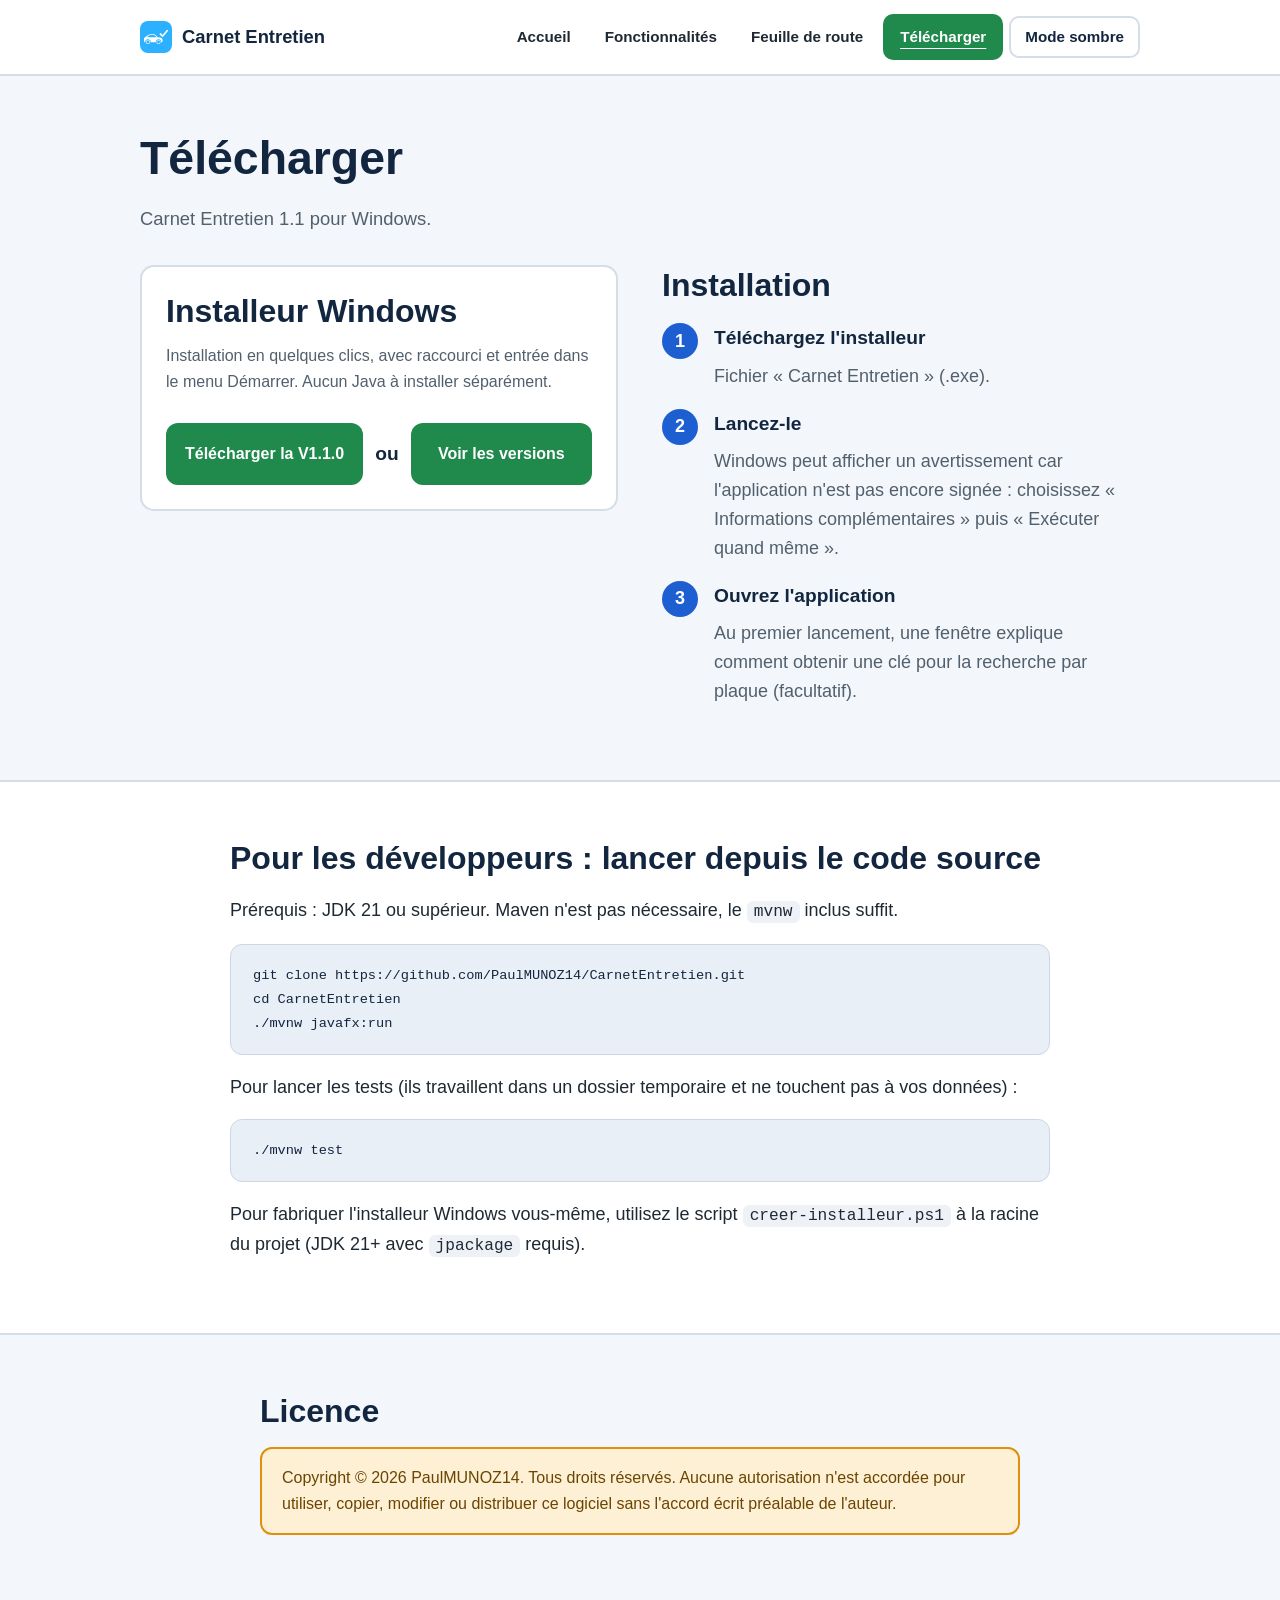
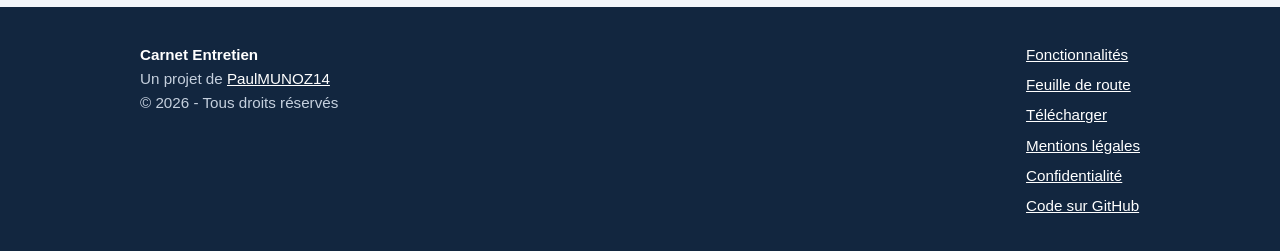
<file: web/pages/telecharger.html>
<!DOCTYPE html>
<html lang="fr">

<head>
  <meta charset="UTF-8">
  <meta name="viewport" content="width=device-width, initial-scale=1">
  <title>Télécharger - Carnet Entretien</title>
  <meta name="description" content="Télécharger et installer Carnet Entretien sous Windows, ou le lancer depuis le code source.">
  <meta name="color-scheme" content="light dark">
  <link rel="stylesheet" href="../css/style.mini.css">
  <script src="../js/script.mini.js" defer></script>
</head>

<body>
  <a class="lien-evitement" href="#contenu">Aller au contenu</a>

  <header class="entete">
    <div class="conteneur">
      <a class="logo" href="../index.html"><img src="../assets/logo.svg" alt="" width="32" height="32"> Carnet Entretien</a>
      <button class="burger" aria-label="Ouvrir le menu" aria-controls="nav" aria-expanded="false">Menu</button>
      <nav class="nav" id="nav" aria-label="Navigation principale">
        <a href="../index.html">Accueil</a>
        <a href="fonctionnalites.html">Fonctionnalités</a>
        <a href="feuille-de-route.html">Feuille de route</a>
        <a href="telecharger.html" class="btn btn-succes btn-petit" aria-current="page">Télécharger</a>
        <button type="button" class="theme" data-theme-toggle>Mode sombre</button>
      </nav>
    </div>
  </header>

  <main id="contenu">
    <div class="conteneur page-titre">
      <h1>Télécharger</h1>
      <p>Carnet Entretien 1.1 pour Windows.</p>
    </div>

    <section class="section-haut">
      <div class="conteneur deux-col">
        <article class="carte">
          <h2>Installeur Windows</h2>
          <p class="espace-bas">Installation en quelques clics, avec raccourci et entrée dans le menu Démarrer. Aucun Java à installer séparément.</p> <br>
          <div class="boutons-telechargement">
            <a class="btn btn-succes btn-grand" href="https://github.com/PaulMUNOZ14/CarnetEntretien/releases/download/v1.1.0/Carnet.Entretien-1.1.0.exe">Télécharger la V1.1.0</a>
            <h3>ou</h3>
            <a class="btn btn-succes btn-grand" href="https://github.com/PaulMUNOZ14/CarnetEntretien/releases">Voir les versions</a>
          </div>
        </article>

        <div>
          <h2>Installation</h2>
          <ol class="etapes">
            <li>
              <div>
                <h3>Téléchargez l'installeur</h3>
                <p>Fichier « Carnet Entretien » (.exe).</p>
              </div>
            </li>
            <li>
              <div>
                <h3>Lancez-le</h3>
                <p>Windows peut afficher un avertissement car l'application n'est pas encore signée : choisissez « Informations complémentaires » puis « Exécuter quand même ».</p>
              </div>
            </li>
            <li>
              <div>
                <h3>Ouvrez l'application</h3>
                <p>Au premier lancement, une fenêtre explique comment obtenir une clé pour la recherche par plaque (facultatif).</p>
              </div>
            </li>
          </ol>
        </div>
      </div>
    </section>

    <section class="section-claire">
      <div class="conteneur conteneur-820">
        <h2>Pour les développeurs : lancer depuis le code source</h2>
        <p>Prérequis : JDK 21 ou supérieur. Maven n'est pas nécessaire, le <code>mvnw</code> inclus suffit.</p>
        <pre><code>git clone https://github.com/PaulMUNOZ14/CarnetEntretien.git
cd CarnetEntretien
./mvnw javafx:run</code></pre>
        <p>Pour lancer les tests (ils travaillent dans un dossier temporaire et ne touchent pas à vos données) :</p>
        <pre><code>./mvnw test</code></pre>
        <p>Pour fabriquer l'installeur Windows vous-même, utilisez le script <code>creer-installeur.ps1</code> à la racine du projet (JDK 21+ avec <code>jpackage</code> requis).</p>
      </div>
    </section>

    <section>
      <div class="conteneur conteneur-760">
        <h2>Licence</h2>
        <p class="avertissement">Copyright © 2026 PaulMUNOZ14. Tous droits réservés. Aucune autorisation n'est accordée pour utiliser, copier, modifier ou distribuer ce logiciel sans l'accord écrit préalable de l'auteur.</p>
      </div>
    </section>
  </main>

  <footer class="pied">
    <div class="conteneur">
      <div>
        <strong>Carnet Entretien</strong><br>
        Un projet de <a href="https://github.com/PaulMUNOZ14">PaulMUNOZ14</a><br>
        © 2026 - Tous droits réservés
      </div>
      <ul>
        <li><a href="fonctionnalites.html">Fonctionnalités</a></li>
        <li><a href="feuille-de-route.html">Feuille de route</a></li>
        <li><a href="telecharger.html">Télécharger</a></li>
        <li><a href="mentions-legales.html">Mentions légales</a></li>
        <li><a href="confidentialite.html">Confidentialité</a></li>
        <li><a href="https://github.com/PaulMUNOZ14/CarnetEntretien">Code sur GitHub</a></li>
      </ul>
    </div>
  </footer>
</body>

</html>
</file>
<file: web/css/style.mini.css>
.burger,.nav{margin-left:auto}.carte p,.titre-section p,body{margin:0}.champs input,body{background:var(--fond)}.btn,.logo,.nav a{text-decoration:none}.etapes,.pied ul,.seuils{list-style:none}:root{color-scheme:light;--bleu:#1d5fd1;--lien:#1d5fd1;--lien-survol:#1649a3;--bleu-pale:#e6efff;--vert:#1f8a4c;--vert-pale:#dff5e7;--vert-texte:#14633a;--orange:#e08e0b;--orange-pale:#fdf0d5;--orange-texte:#6b4500;--rouge:#c0392b;--rouge-pale:#fde0dd;--rouge-texte:#a02116;--encre:#12263f;--texte:#1f2933;--doux:#52606d;--fond:#f3f6fa;--carte:#ffffff;--bord:#d5dde7;--entete-fond:#ffffff;--pied-fond:#12263f;--pied-texte:#c5d0de;--code-fond:#e9eff7;--code-texte:#12263f;--code-bord:#cdd7e3;--code-inline:#eef2f7;--champ-bord:#7b8794;--rayon:14px}:root[data-theme=dark]{color-scheme:dark;--lien:#7fb0ff;--lien-survol:#a9c9ff;--bleu-pale:#1b2b45;--vert-pale:#12301f;--vert-texte:#7fd6a2;--orange-pale:#3a2a0a;--orange-texte:#f0c36b;--rouge-pale:#3d1815;--rouge-texte:#ff9d92;--encre:#eaf0f7;--texte:#d3dce6;--doux:#9fb0c2;--fond:#0f1720;--carte:#17212c;--bord:#2c3a4a;--entete-fond:#131c26;--pied-fond:#0a1017;--pied-texte:#9fb0c2;--code-fond:#0a1017;--code-texte:#e8eef7;--code-bord:#2c3a4a;--code-inline:#1f2c3a;--champ-bord:#5d6f82}@media (prefers-color-scheme:dark){:root:not([data-theme]){color-scheme:dark;--lien:#7fb0ff;--lien-survol:#a9c9ff;--bleu-pale:#1b2b45;--vert-pale:#12301f;--vert-texte:#7fd6a2;--orange-pale:#3a2a0a;--orange-texte:#f0c36b;--rouge-pale:#3d1815;--rouge-texte:#ff9d92;--encre:#eaf0f7;--texte:#d3dce6;--doux:#9fb0c2;--fond:#0f1720;--carte:#17212c;--bord:#2c3a4a;--entete-fond:#131c26;--pied-fond:#0a1017;--pied-texte:#9fb0c2;--code-fond:#0a1017;--code-texte:#e8eef7;--code-bord:#2c3a4a;--code-inline:#1f2c3a;--champ-bord:#5d6f82}}*{box-sizing:border-box}body{font-family:'Segoe UI','Helvetica Neue',Roboto,Arial,sans-serif;font-size:18px;line-height:1.6;color:var(--texte)}img,svg{max-width:100%}a{color:var(--lien)}a:hover{color:var(--lien-survol)}:focus-visible{outline:3px solid var(--lien);outline-offset:3px;border-radius:6px}.conteneur{width:min(1000px,100% - 40px);margin-inline:auto}.lien-evitement{position:absolute;left:-999px;top:8px;background:var(--bleu);color:#fff;padding:10px 16px;border-radius:8px;z-index:100}.lien-evitement:focus{left:8px;color:#fff}.burger,.logo,.logo:hover,.theme,h1,h2,h3{color:var(--encre)}.entete{background:var(--entete-fond);border-bottom:2px solid var(--bord)}.entete .conteneur{display:flex;align-items:center;gap:20px;padding-block:14px}.logo,.nav{align-items:center}.nav{display:flex;gap:6px;flex-wrap:wrap}.nav a{color:var(--texte);font-weight:600;font-size:.95rem;padding:8px 14px;border-radius:10px}.btn-contour:hover,.nav a:hover{background:var(--bleu-pale);color:var(--lien)}.btn-succes:hover,.nav a.btn-succes:hover{background:#176b3a;color:#fff}.nav a[aria-current=page]{text-decoration:underline;text-underline-offset:6px}.nav a.btn,.pied a,.pied strong{color:#fff}.burger,.theme{font:inherit;font-weight:600;font-size:.95rem;background:0 0;border:2px solid var(--bord);border-radius:10px;padding:7px 14px;cursor:pointer}.burger:hover,.theme:hover{border-color:var(--lien)}.burger{display:none}.btn{display:inline-block;text-align:center;padding:13px 26px;border-radius:12px;border:3px solid transparent;font:inherit;font-weight:700;font-size:1rem;cursor:pointer}.btn-succes{background:var(--vert);color:#fff}.btn-contour{background:0 0;color:var(--lien);border-color:var(--lien)}.carte,.section-claire{background:var(--carte)}.btn-grand{padding:15px 32px;font-size:1.1rem}.btn-petit{padding:8px 16px;font-size:.92rem;border-radius:10px}h1{font-size:clamp(2rem, 4.6vw, 2.9rem);line-height:1.15;margin:0 0 18px}h2{font-size:clamp(1.5rem, 3vw, 2rem);margin:0 0 12px;line-height:1.25}.chapeau,h3{font-size:1.2rem}h3{margin:0 0 8px}.chapeau{color:var(--doux);margin:0 0 28px}.pastille{color:var(--lien);font-weight:700;font-size:.95rem;margin:0 0 12px}.carte p,.etapes p,.liste-fonctions,.note,.titre-section p{color:var(--doux)}.actions{display:flex;flex-wrap:wrap;gap:14px}.champs,.deux-col,.etapes,.frise,.grille,.liste-fonctions,.seuils{display:grid}.note{font-size:.92rem;margin-top:16px}.heros{padding:72px 0 56px}.conteneur-760,.heros .conteneur,.texte-long{max-width:760px}section{padding:56px 0}.section-claire{border-block:2px solid var(--bord)}.titre-section{max-width:680px;margin:0 0 32px}.grille{gap:20px;grid-template-columns:repeat(auto-fit,minmax(260px,1fr))}.carte{border:2px solid var(--bord);border-radius:var(--rayon);padding:24px}.badge.ok,.simu-ok{background:var(--vert-pale)}.carte p{font-size:1rem}.deux-col{grid-template-columns:1fr 1fr;gap:44px;align-items:start}.seuils{gap:10px;margin:0 0 16px;padding:0}.badge{font-size:.8rem;font-weight:800;padding:3px 12px;border-radius:30px;margin-right:8px}.bandeau,.champs label,.etat{font-weight:700}.badge.ok{color:var(--vert-texte)}.badge.prevoir{background:var(--orange-pale);color:var(--orange-texte)}.badge.urgent{background:var(--rouge-pale);color:var(--rouge-texte)}.etapes{counter-reset:e;gap:18px;padding:0}.etapes li{counter-increment:e;display:flex;gap:16px;align-items:flex-start}.etapes li::before{content:counter(e);flex:none;width:36px;height:36px;border-radius:50%;background:var(--bleu);color:#fff;font-weight:800;display:grid;place-items:center}.etapes p{margin:0}.liste-fonctions{padding-left:1.2em;margin:0;gap:8px;font-size:1rem}.champs,.espace-bas{margin-bottom:18px}.etat.faite,.simu-ok{color:var(--vert-texte)}.champs{grid-template-columns:repeat(auto-fit,minmax(min(100%,200px),1fr));gap:14px}.champs label{font-size:.95rem;color:var(--encre);display:flex;flex-direction:column;justify-content:flex-end;gap:6px;min-width:0}.champs input{width:100%;min-width:0;font:inherit;padding:10px 14px;border:2px solid var(--champ-bord);border-radius:10px;color:var(--texte)}.tableau th,code{background:var(--code-inline)}.champs input:focus{border-color:var(--lien);outline:0}.bandeau{padding:14px 18px;border-radius:12px;border:2px solid var(--bord)}.simu-ok{border-color:var(--vert)}.simu-prevoir{background:var(--orange-pale);border-color:var(--orange);color:var(--orange-texte)}.simu-urgent{background:var(--rouge-pale);border-color:var(--rouge);color:var(--rouge-texte)}.tableau,.version{background:var(--carte);border:2px solid var(--bord)}.page-titre{padding:56px 0 8px}.page-titre p{color:var(--doux);font-size:1.15rem;margin:0}.tableau{width:100%;border-collapse:collapse}.tableau td,.tableau th{text-align:left;padding:12px 18px;border-bottom:1px solid var(--bord);font-size:1rem}.tableau th{color:var(--encre)}.carte-bleu p,.etat,.version ul{color:var(--doux)}.tableau tr:last-child td{border-bottom:0}.frise{gap:20px}.version{border-left:8px solid var(--lien);border-radius:var(--rayon);padding:22px 26px}.version.faite{border-left-color:var(--vert)}.version header{display:flex;flex-wrap:wrap;gap:12px;align-items:baseline;margin-bottom:10px}.version h3{margin:0;font-size:1.35rem}.etat{font-size:.85rem}.version ul{margin:0;padding-left:1.2em;display:grid;gap:4px}.avertissement{background:var(--orange-pale);border:2px solid var(--orange);color:var(--orange-texte);border-radius:12px;padding:16px 20px;font-size:1rem}.carte-bleu{border:2px solid var(--lien);border-radius:var(--rayon);padding:32px}.carte-bleu p{margin:0 0 20px}code{padding:2px 7px;border-radius:6px;font-size:.9em}pre{background:var(--code-fond);color:var(--code-texte);border:1px solid var(--code-bord);padding:18px 22px;border-radius:12px;overflow-x:auto;font-size:.95rem}pre code{background:0 0;padding:0;color:inherit}.logo{display:inline-flex;gap:10px;font-weight:800;font-size:1.15rem;color:var(--encre)}.logo img{border-radius:8px}.boutons-telechargement{display:flex;align-items:center;justify-content:space-between;gap:12px}.boutons-telechargement h3{margin:0;flex-shrink:0}.boutons-telechargement .btn{flex:1;white-space:nowrap;padding:15px 16px;font-size:1rem}.pied{background:var(--pied-fond);color:var(--pied-texte);padding:36px 0;font-size:.95rem}.pied .conteneur{display:flex;flex-wrap:wrap;gap:24px;justify-content:space-between}.a-completer{background:var(--orange-pale);color:var(--orange-texte);padding:0 6px;border-radius:4px;font-weight:700}.section-haut{padding-top:24px}.conteneur-720{max-width:720px}.conteneur-820{max-width:820px}.etapes-centre{max-width:720px;margin-inline:auto}.texte-long h2{margin-top:36px;font-size:1.4rem}.texte-long h2:first-child{margin-top:0}.pied ul{padding:0;margin:0;display:grid;gap:6px}@media (max-width:860px){body{font-size:17px}.deux-col{grid-template-columns:1fr;gap:32px}.heros{padding-top:40px}.burger{display:block}.nav{display:none;width:100%;flex-direction:column;align-items:stretch;margin:0}.nav.ouvert{display:flex}.entete .conteneur{flex-wrap:wrap}section{padding:40px 0}}@media (max-width:600px){.boutons-telechargement{flex-direction:column}.boutons-telechargement .btn{width:100%;white-space:normal}}
</file>
